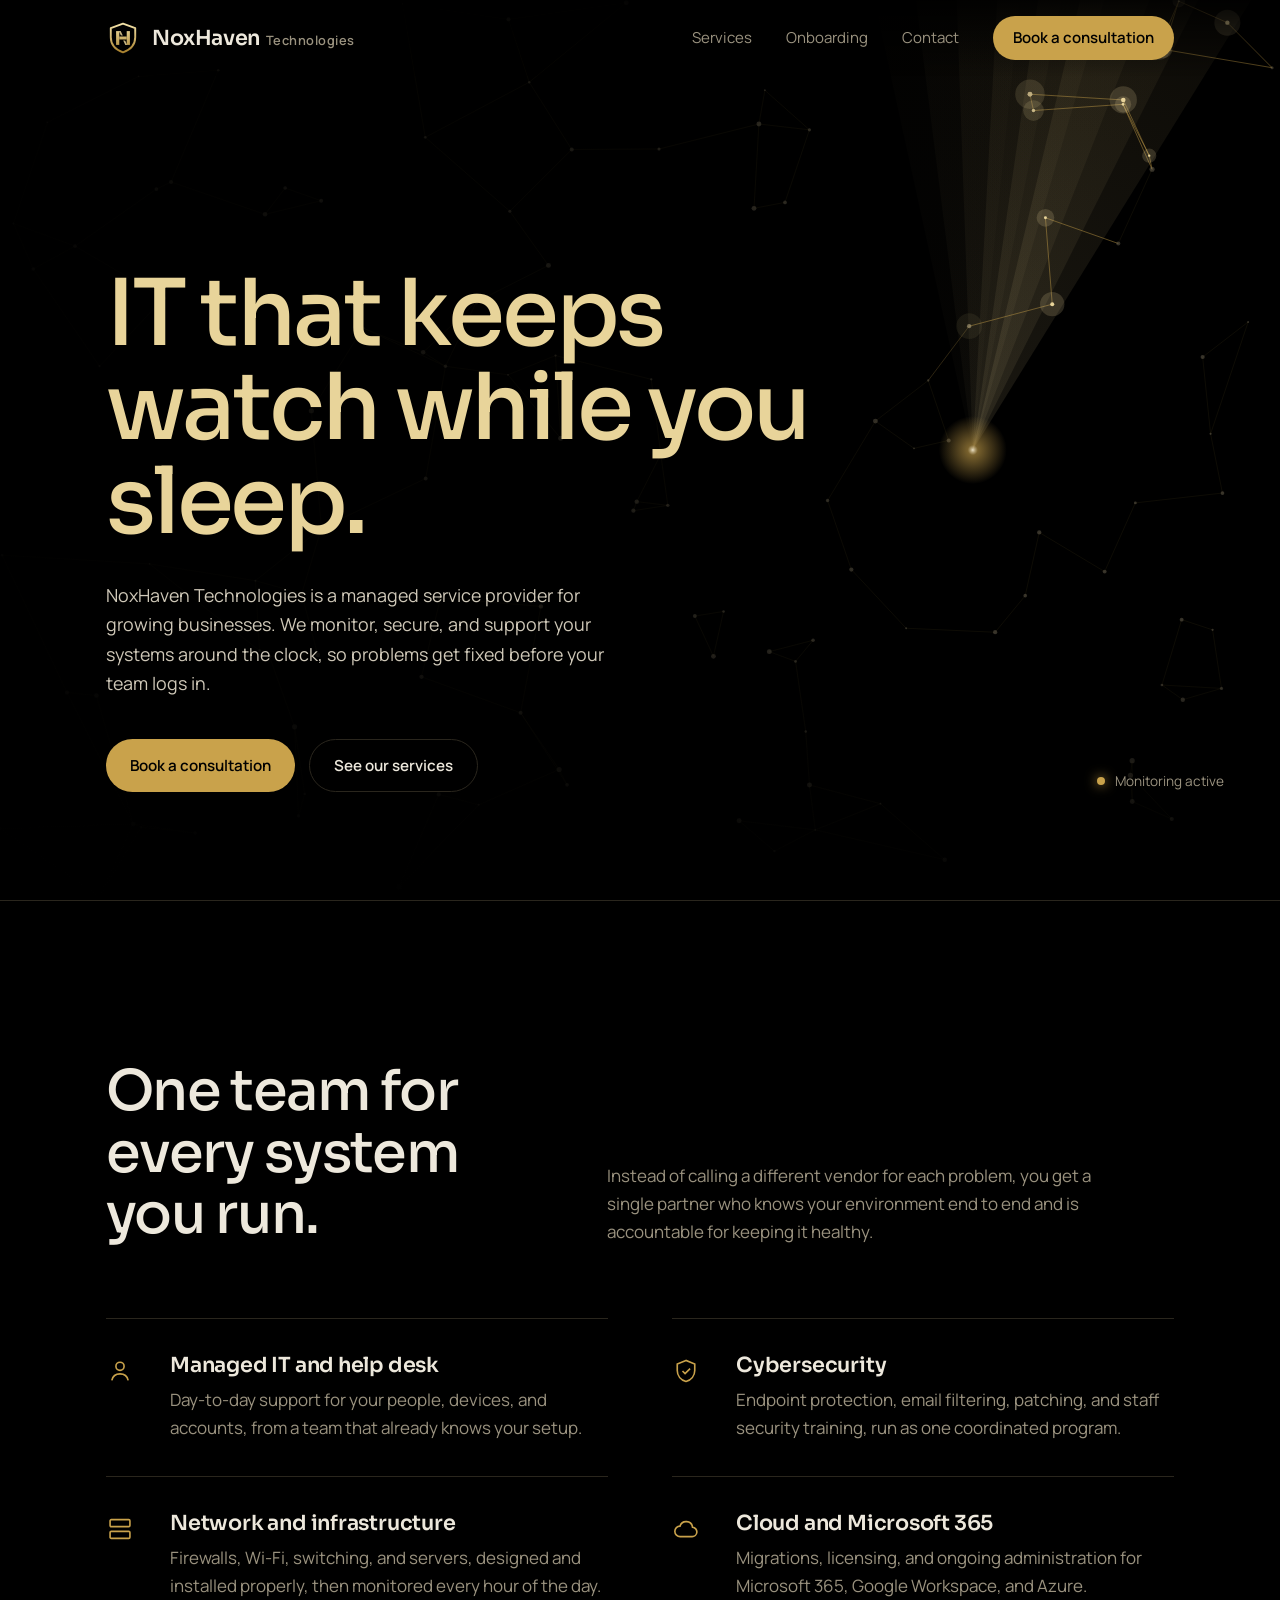
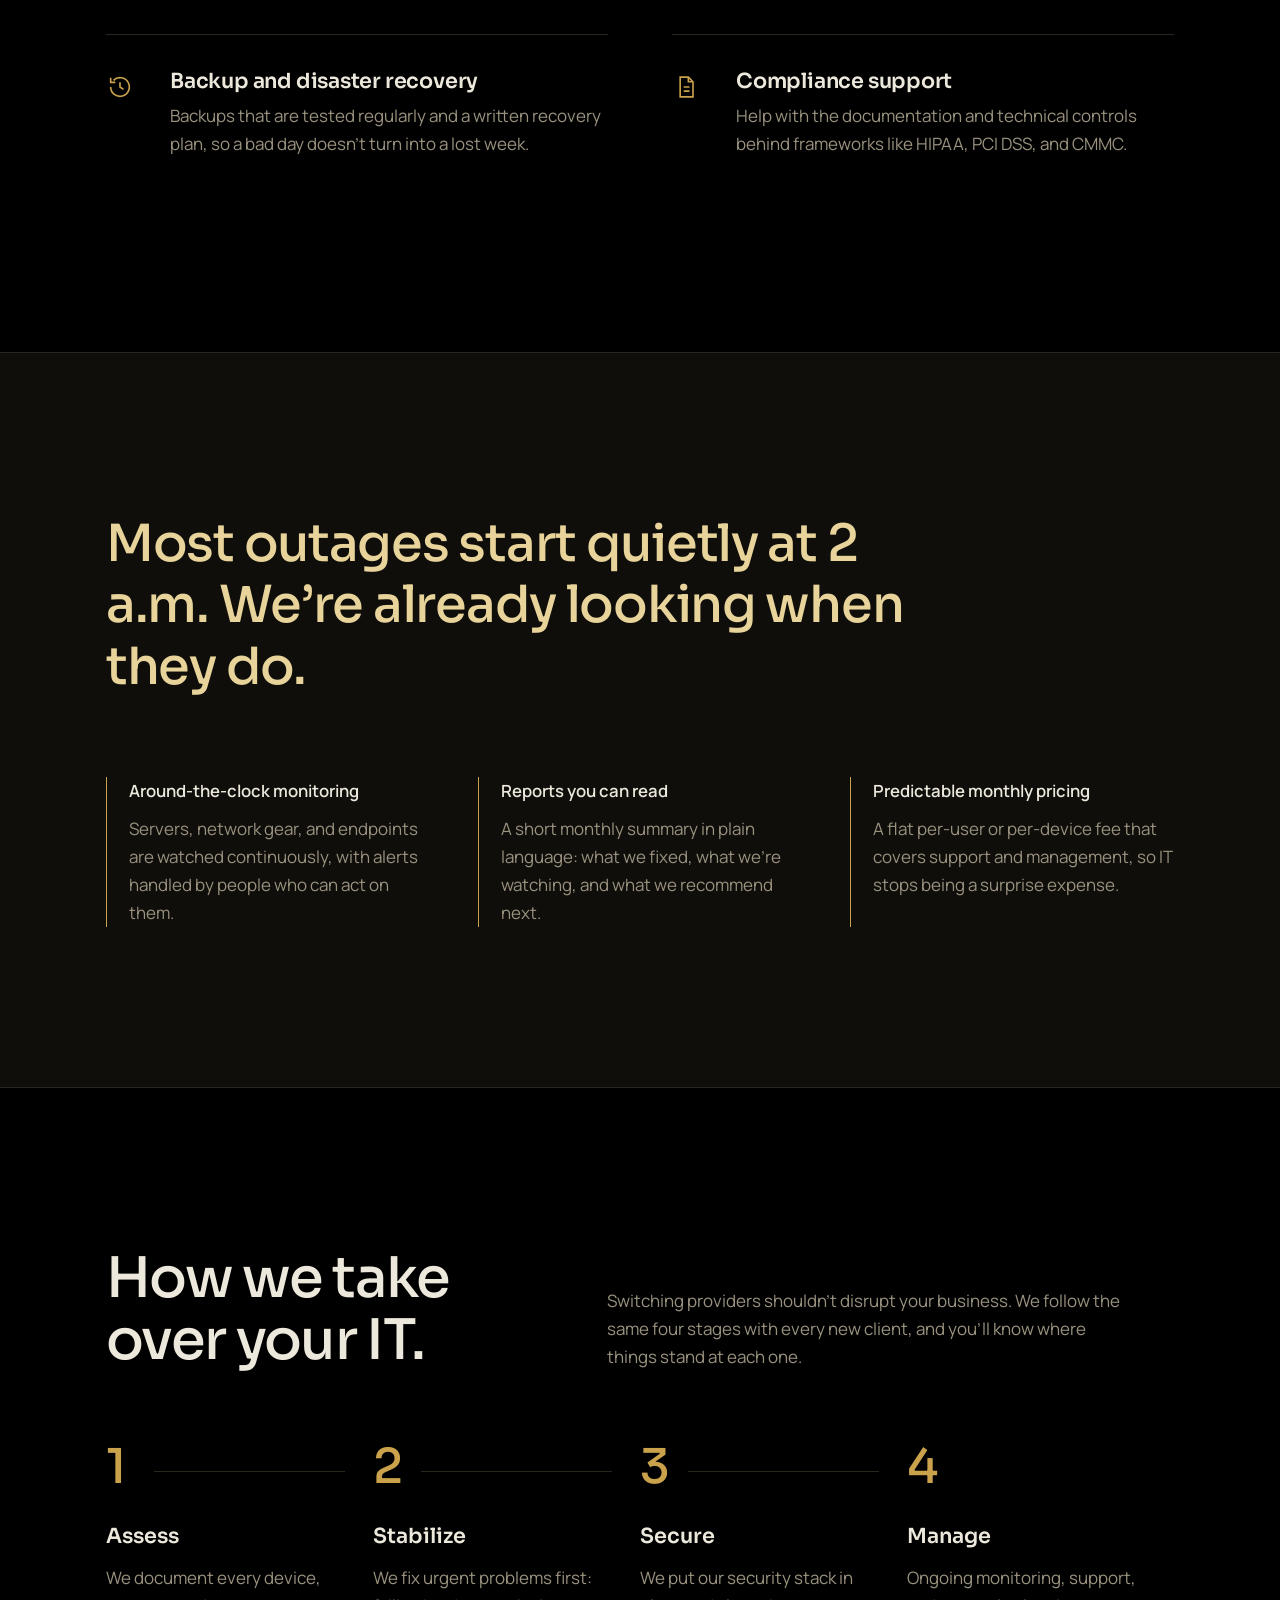
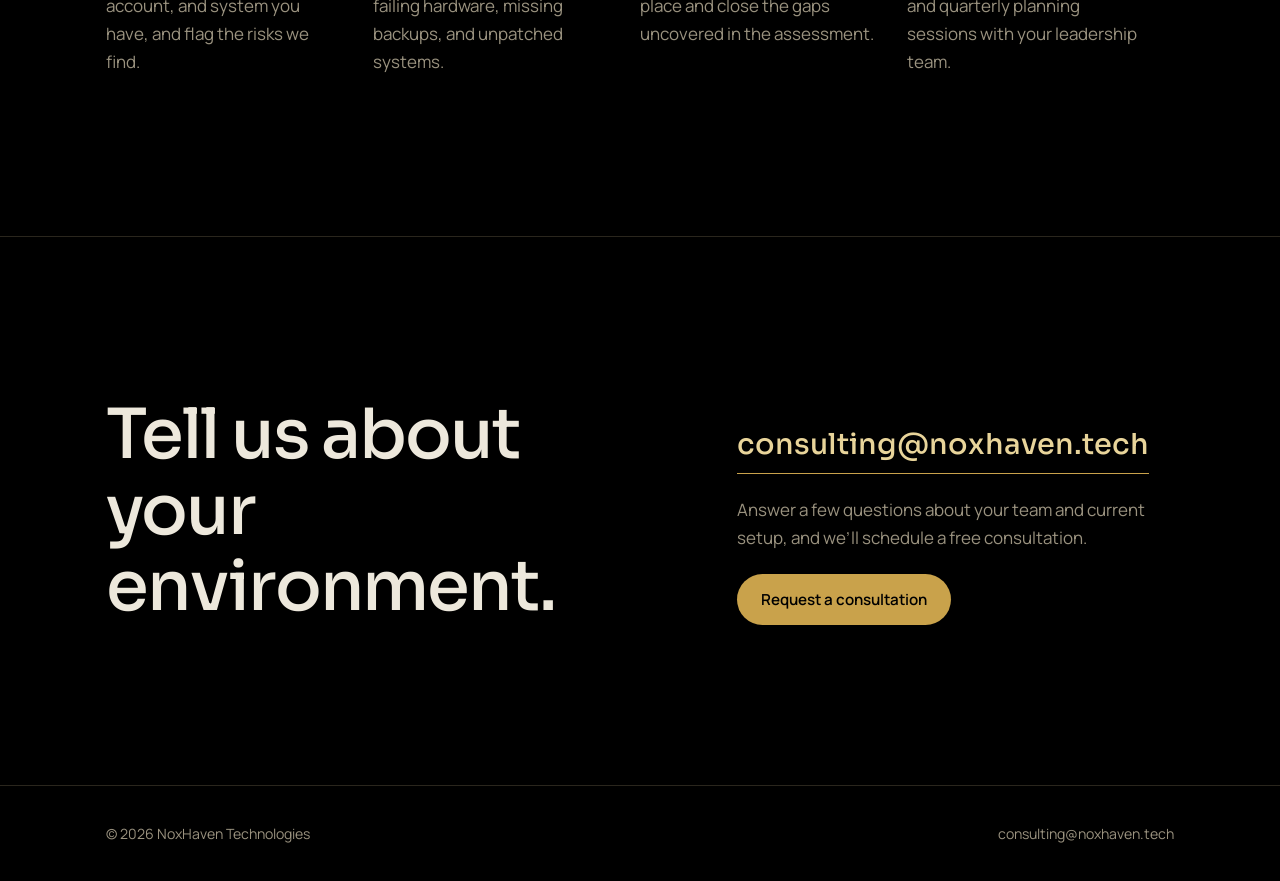
<file: index.html>
<!DOCTYPE html>
<html lang="en">
<head>
<meta charset="utf-8">
<meta name="viewport" content="width=device-width, initial-scale=1, viewport-fit=cover">
<title>NoxHaven Technologies | Managed IT and cybersecurity</title>
<meta name="description" content="NoxHaven Technologies is a managed service provider that monitors, secures, and supports your business systems around the clock.">
<meta name="theme-color" content="#000000">
<meta property="og:title" content="NoxHaven Technologies">
<meta property="og:description" content="Managed IT and cybersecurity that keeps watch while you sleep.">
<meta property="og:url" content="https://noxhaven.tech/">
<link rel="icon" href="favicon.svg" type="image/svg+xml">
<link rel="preconnect" href="https://fonts.googleapis.com">
<link rel="preconnect" href="https://fonts.gstatic.com" crossorigin>
<link href="https://fonts.googleapis.com/css2?family=Sora:wght@400;500;600&family=Manrope:wght@400;500;600&display=swap" rel="stylesheet">
<link rel="stylesheet" href="styles.css">
</head>
<body>

<header class="site-header" id="top">
  <div class="wrap nav">
    <a class="brand" href="index.html" aria-label="NoxHaven Technologies home">
      <svg viewBox="0 0 32 32" aria-hidden="true">
        <defs>
          <linearGradient id="nh-gold" gradientUnits="userSpaceOnUse" x1="0" y1="3" x2="0" y2="29"><stop offset="0" stop-color="#f3e2a8"/><stop offset="1" stop-color="#a9822f"/></linearGradient>
          <mask id="nh-cut" maskUnits="userSpaceOnUse" x="0" y="0" width="32" height="32"><rect width="32" height="32" fill="#fff"/><rect x="0" y="13.6" width="32" height="4.8" fill="#000"/></mask>
        </defs>
        <path d="M16 2.5 27.5 6.8V15.2C27.5 22.2 22.6 27.1 16 29.5 9.4 27.1 4.5 22.2 4.5 15.2V6.8Z" fill="none" stroke="url(#nh-gold)" stroke-width="1.8" stroke-linejoin="round"/>
        <polygon points="12,9.5 13.8,9.5 20,22.5 18.2,22.5" fill="#e8d49a" opacity="0.85" mask="url(#nh-cut)"/>
        <rect x="9.5" y="9.5" width="3" height="13" fill="url(#nh-gold)"/>
        <rect x="19.5" y="9.5" width="3" height="13" fill="url(#nh-gold)"/>
        <rect x="12.5" y="14.6" width="7" height="2.8" fill="url(#nh-gold)"/>
      </svg>
      <span class="brand-name">NoxHaven<span>Technologies</span></span>
    </a>
    <nav class="nav-links" aria-label="Main">
      <a href="#services">Services</a>
      <a href="#onboarding">Onboarding</a>
      <a href="#contact">Contact</a>
      <a class="btn btn-gold" href="consult.html">Book a consultation</a>
    </nav>
  </div>
</header>

<main>
  <section class="hero" aria-labelledby="hero-title">
    <canvas id="watch" aria-hidden="true"></canvas>
    <div class="wrap hero-content">
      <h1 id="hero-title">IT that keeps watch while you sleep.</h1>
      <p>NoxHaven Technologies is a managed service provider for growing businesses. We monitor, secure, and support your systems around the clock, so problems get fixed before your team logs in.</p>
      <div class="hero-actions">
        <a class="btn btn-gold" href="consult.html">Book a consultation</a>
        <a class="btn btn-ghost" href="#services">See our services</a>
      </div>
    </div>
    <div class="status" aria-hidden="true"><i></i> Monitoring active</div>
  </section>

  <section class="block" id="services" aria-labelledby="services-title">
    <div class="wrap">
      <div class="section-head">
        <h2 id="services-title">One team for every system you run.</h2>
        <p>Instead of calling a different vendor for each problem, you get a single partner who knows your environment end to end and is accountable for keeping it healthy.</p>
      </div>
      <div class="services">
        <article class="service">
          <svg viewBox="0 0 24 24" aria-hidden="true"><circle cx="12" cy="8" r="3.5"/><path d="M5 20c.8-3.6 3.6-5.5 7-5.5s6.2 1.9 7 5.5"/></svg>
          <div><h3>Managed IT and help desk</h3><p>Day-to-day support for your people, devices, and accounts, from a team that already knows your setup.</p></div>
        </article>
        <article class="service">
          <svg viewBox="0 0 24 24" aria-hidden="true"><path d="M12 3 4.5 6v5.5c0 4.6 3.1 8.2 7.5 9.5 4.4-1.3 7.5-4.9 7.5-9.5V6L12 3Z"/><path d="m9 12 2.2 2.2L15.5 10"/></svg>
          <div><h3>Cybersecurity</h3><p>Endpoint protection, email filtering, patching, and staff security training, run as one coordinated program.</p></div>
        </article>
        <article class="service">
          <svg viewBox="0 0 24 24" aria-hidden="true"><rect x="3.5" y="4" width="17" height="6" rx="1"/><rect x="3.5" y="14" width="17" height="6" rx="1"/><path d="M7 7h.01M7 17h.01"/></svg>
          <div><h3>Network and infrastructure</h3><p>Firewalls, Wi-Fi, switching, and servers, designed and installed properly, then monitored every hour of the day.</p></div>
        </article>
        <article class="service">
          <svg viewBox="0 0 24 24" aria-hidden="true"><path d="M7 18.5h10a4 4 0 0 0 .6-8 5.5 5.5 0 0 0-10.7-1A4.5 4.5 0 0 0 7 18.5Z"/></svg>
          <div><h3>Cloud and Microsoft 365</h3><p>Migrations, licensing, and ongoing administration for Microsoft 365, Google Workspace, and Azure.</p></div>
        </article>
        <article class="service">
          <svg viewBox="0 0 24 24" aria-hidden="true"><path d="M4 12a8 8 0 1 0 2.4-5.7"/><path d="M4 4v4h4"/><path d="M12 8v4l3 2"/></svg>
          <div><h3>Backup and disaster recovery</h3><p>Backups that are tested regularly and a written recovery plan, so a bad day doesn’t turn into a lost week.</p></div>
        </article>
        <article class="service">
          <svg viewBox="0 0 24 24" aria-hidden="true"><path d="M7 3.5h7l4 4v13H7z"/><path d="M14 3.5v4h4M10 12h5M10 15.5h5"/></svg>
          <div><h3>Compliance support</h3><p>Help with the documentation and technical controls behind frameworks like HIPAA, PCI DSS, and CMMC.</p></div>
        </article>
      </div>
    </div>
  </section>

  <section class="block watch-statement" aria-labelledby="watch-title">
    <div class="wrap">
      <h2 id="watch-title" class="visually-hidden" style="position:absolute;width:1px;height:1px;overflow:hidden;clip:rect(0 0 0 0)">Why NoxHaven</h2>
      <blockquote>Most outages start quietly at 2 a.m. We’re already looking when they do.</blockquote>
      <div class="commitments">
        <div><h3>Around-the-clock monitoring</h3><p>Servers, network gear, and endpoints are watched continuously, with alerts handled by people who can act on them.</p></div>
        <div><h3>Reports you can read</h3><p>A short monthly summary in plain language: what we fixed, what we’re watching, and what we recommend next.</p></div>
        <div><h3>Predictable monthly pricing</h3><p>A flat per-user or per-device fee that covers support and management, so IT stops being a surprise expense.</p></div>
      </div>
    </div>
  </section>

  <section class="block" id="onboarding" aria-labelledby="onboarding-title">
    <div class="wrap">
      <div class="section-head">
        <h2 id="onboarding-title">How we take over your IT.</h2>
        <p>Switching providers shouldn’t disrupt your business. We follow the same four stages with every new client, and you’ll know where things stand at each one.</p>
      </div>
      <ol class="steps">
        <li><h3>Assess</h3><p>We document every device, account, and system you have, and flag the risks we find.</p></li>
        <li><h3>Stabilize</h3><p>We fix urgent problems first: failing hardware, missing backups, and unpatched systems.</p></li>
        <li><h3>Secure</h3><p>We put our security stack in place and close the gaps uncovered in the assessment.</p></li>
        <li><h3>Manage</h3><p>Ongoing monitoring, support, and quarterly planning sessions with your leadership team.</p></li>
      </ol>
    </div>
  </section>

  <section class="block contact" id="contact" aria-labelledby="contact-title">
    <div class="wrap contact-inner">
      <h2 id="contact-title">Tell us about your environment.</h2>
      <div class="contact-details">
        <a class="mail" href="mailto:consulting@noxhaven.tech">consulting@noxhaven.tech</a>
        <p>Answer a few questions about your team and current setup, and we’ll schedule a free consultation.</p>
        <a class="btn btn-gold" href="consult.html" style="justify-self:start">Request a consultation</a>
      </div>
    </div>
  </section>
</main>

<footer>
  <div class="wrap">
    <span>© <span id="year">2026</span> NoxHaven Technologies</span>
    <a href="mailto:consulting@noxhaven.tech">consulting@noxhaven.tech</a>
  </div>
</footer>

<script>
(() => {
  document.getElementById('year').textContent = new Date().getFullYear();

  const header = document.querySelector('.site-header');
  const onScroll = () => header.classList.toggle('scrolled', window.scrollY > 40);
  onScroll();
  window.addEventListener('scroll', onScroll, { passive: true });

  // Hero: a field of network nodes, lit in turn by a sweeping gold beam.
  const canvas = document.getElementById('watch');
  const ctx = canvas.getContext('2d');
  const reduce = window.matchMedia('(prefers-reduced-motion: reduce)').matches;
  let w, h, dpr, nodes = [], edges = [], origin, radius, beam = -Math.PI / 2, last = 0;
  const BEAM_WIDTH = 0.32;

  let seed = 7;
  const rand = () => (seed = (seed * 16807) % 2147483647) / 2147483647;

  function build() {
    dpr = Math.min(window.devicePixelRatio || 1, 2);
    w = canvas.clientWidth; h = canvas.clientHeight;
    canvas.width = w * dpr; canvas.height = h * dpr;
    ctx.setTransform(dpr, 0, 0, dpr, 0, 0);
    const mobile = w < 900;
    origin = mobile ? { x: w * 0.72, y: h * 0.3 } : { x: w * 0.76, y: h * 0.5 };
    radius = Math.hypot(w, h);
    seed = 7;
    const count = Math.min(150, Math.round((w * h) / 9500));
    nodes = Array.from({ length: count }, () => {
      const x = rand() * w, y = rand() * h;
      return { x, y, r: 0.8 + rand() * 1.8, glow: 0, angle: Math.atan2(y - origin.y, x - origin.x) };
    });
    edges = [];
    nodes.forEach((n, i) => {
      const near = nodes
        .map((m, j) => ({ j, d: (m.x - n.x) ** 2 + (m.y - n.y) ** 2 }))
        .filter(o => o.j !== i)
        .sort((a, b) => a.d - b.d)
        .slice(0, 2);
      near.forEach(o => { if (o.j > i || !edges.some(e => e[0] === o.j && e[1] === i)) edges.push([i, o.j]); });
    });
  }

  const diff = (a, b) => Math.atan2(Math.sin(a - b), Math.cos(a - b));

  function draw(dt) {
    ctx.clearRect(0, 0, w, h);

    // Beam with a fading trail
    for (let k = 0; k < 6; k++) {
      const a = beam - k * 0.09;
      const g = ctx.createRadialGradient(origin.x, origin.y, 0, origin.x, origin.y, radius * 0.7);
      const alpha = 0.11 * (1 - k / 6);
      g.addColorStop(0, `rgba(232, 212, 154, ${alpha})`);
      g.addColorStop(1, 'rgba(201, 162, 75, 0)');
      ctx.fillStyle = g;
      ctx.beginPath();
      ctx.moveTo(origin.x, origin.y);
      ctx.arc(origin.x, origin.y, radius, a - BEAM_WIDTH / 2, a + BEAM_WIDTH / 2);
      ctx.closePath();
      ctx.fill();
    }

    // Light nodes the beam touches, then let them fade
    const decay = Math.pow(0.35, dt / 1000);
    nodes.forEach(n => {
      if (Math.abs(diff(n.angle, beam)) < BEAM_WIDTH / 2) n.glow = 1;
      else n.glow *= decay;
    });

    ctx.lineWidth = 1;
    edges.forEach(([i, j]) => {
      const a = nodes[i], b = nodes[j];
      const gl = Math.max(a.glow, b.glow);
      ctx.strokeStyle = `rgba(201, 162, 75, ${0.07 + gl * 0.38})`;
      ctx.beginPath(); ctx.moveTo(a.x, a.y); ctx.lineTo(b.x, b.y); ctx.stroke();
    });

    nodes.forEach(n => {
      if (n.glow > 0.05) {
        ctx.fillStyle = `rgba(232, 212, 154, ${n.glow * 0.18})`;
        ctx.beginPath(); ctx.arc(n.x, n.y, n.r * 6, 0, Math.PI * 2); ctx.fill();
      }
      ctx.fillStyle = `rgba(${Math.round(120 + 112 * n.glow)}, ${Math.round(110 + 102 * n.glow)}, ${Math.round(90 + 64 * n.glow)}, ${0.45 + n.glow * 0.55})`;
      ctx.beginPath(); ctx.arc(n.x, n.y, n.r, 0, Math.PI * 2); ctx.fill();
    });

    // The haven: the watch point at the beam's origin
    const core = ctx.createRadialGradient(origin.x, origin.y, 0, origin.x, origin.y, 34);
    core.addColorStop(0, 'rgba(246, 236, 208, 0.95)');
    core.addColorStop(0.15, 'rgba(201, 162, 75, 0.6)');
    core.addColorStop(1, 'rgba(201, 162, 75, 0)');
    ctx.fillStyle = core;
    ctx.beginPath(); ctx.arc(origin.x, origin.y, 34, 0, Math.PI * 2); ctx.fill();
  }

  function frame(t) {
    const dt = last ? Math.min(t - last, 50) : 16;
    last = t;
    beam += dt * 0.00032; // about 20 seconds per sweep
    draw(dt);
    raf = requestAnimationFrame(frame);
  }

  function staticRender() {
    nodes.forEach(n => { const d = Math.abs(diff(n.angle, beam)); n.glow = d < 1.2 ? 1 - d / 1.2 : 0; });
    draw(0);
  }

  let raf;
  build();
  if (reduce) staticRender(); else raf = requestAnimationFrame(frame);

  // Pause when the hero is off screen
  if (!reduce && 'IntersectionObserver' in window) {
    new IntersectionObserver(([e]) => {
      if (e.isIntersecting && !raf) { last = 0; raf = requestAnimationFrame(frame); }
      else if (!e.isIntersecting && raf) { cancelAnimationFrame(raf); raf = null; }
    }).observe(canvas);
  }

  let resizeTimer;
  window.addEventListener('resize', () => {
    clearTimeout(resizeTimer);
    resizeTimer = setTimeout(() => { build(); if (reduce) staticRender(); }, 150);
  });
})();
</script>
</body>
</html>
</file>
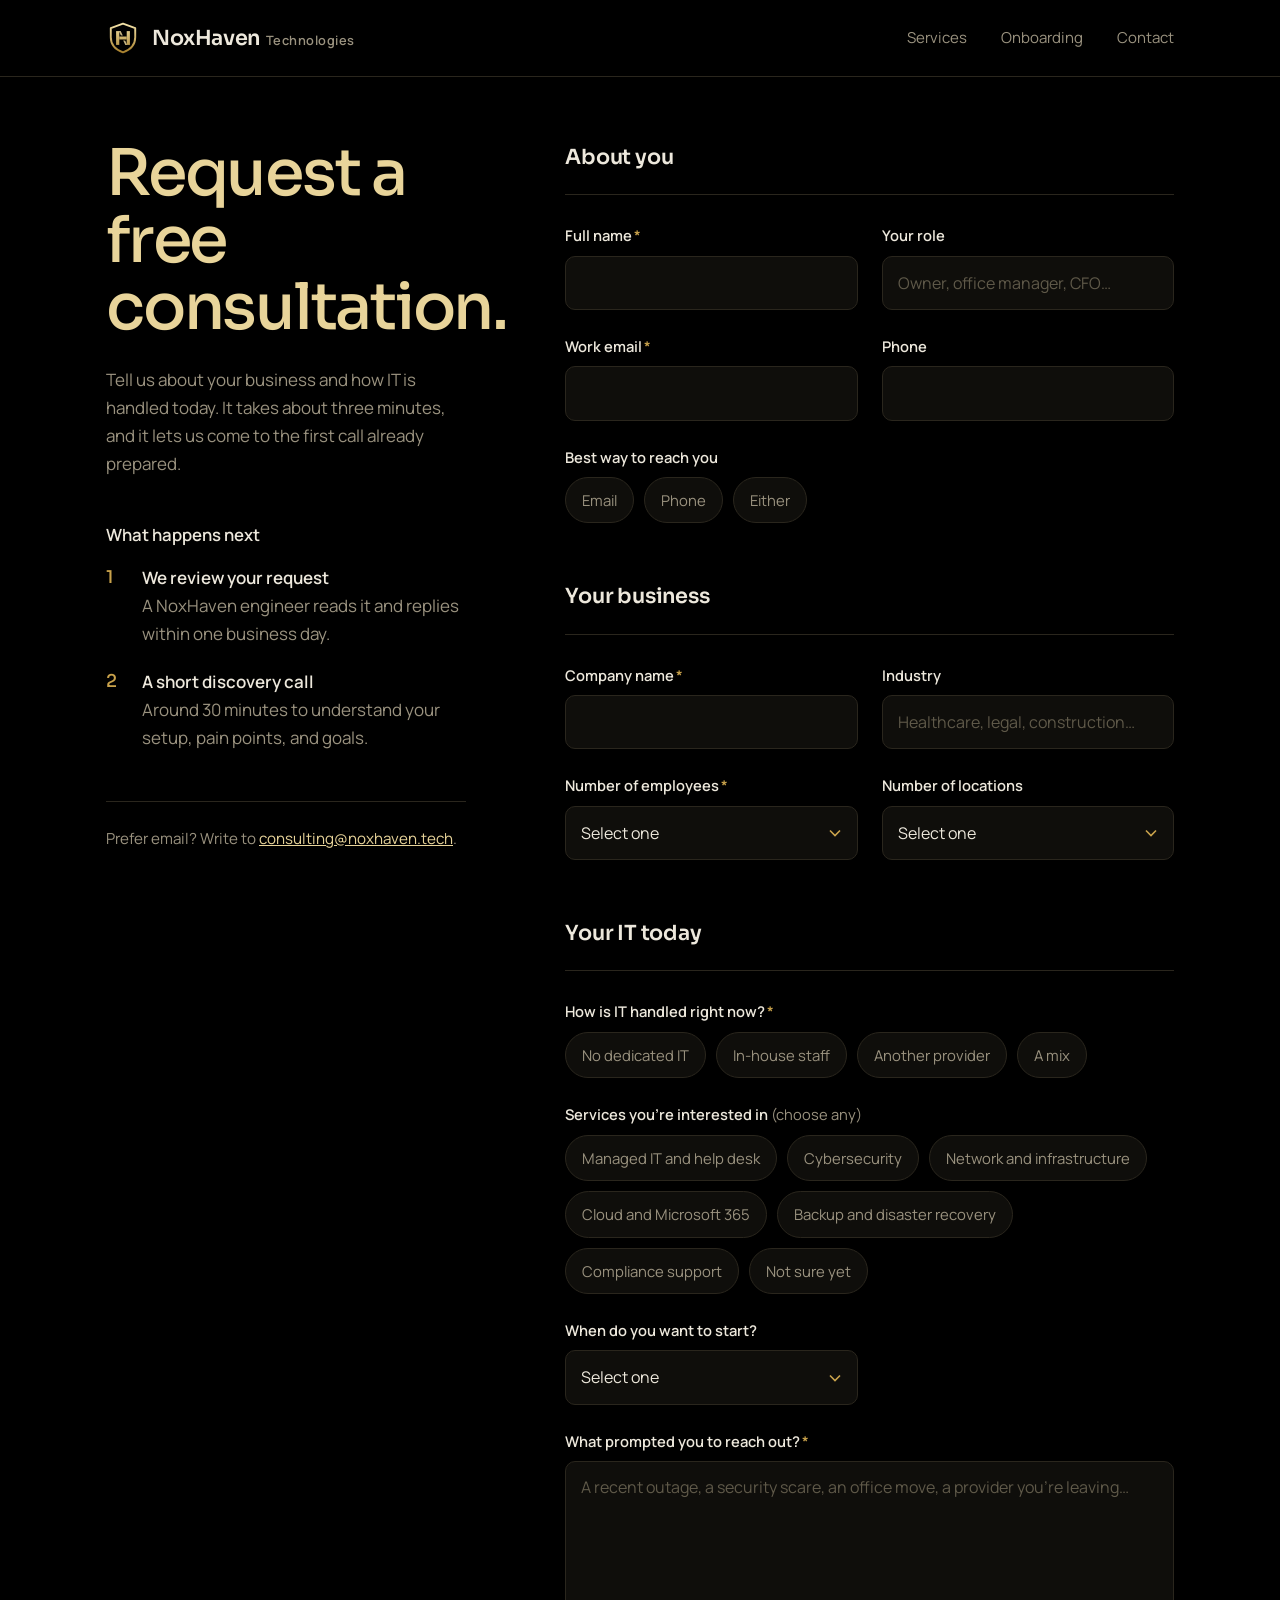
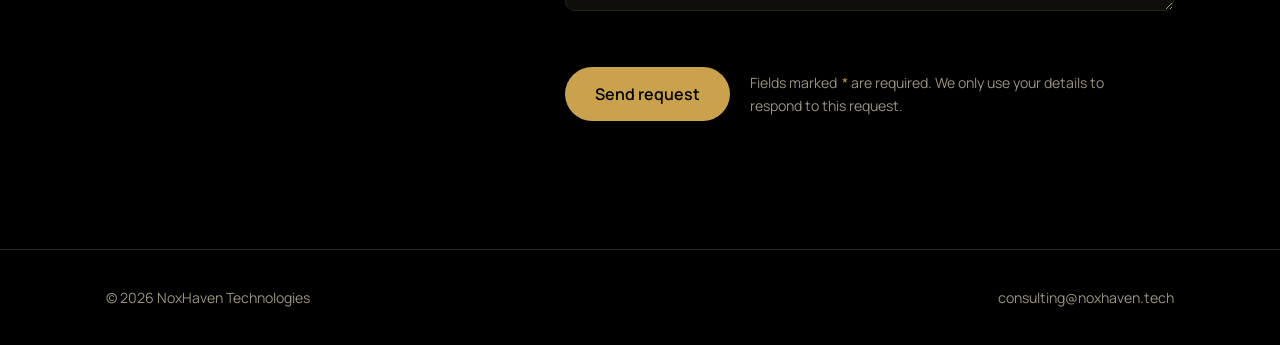
<file: consult.html>
<!DOCTYPE html>
<html lang="en">
<head>
<meta charset="utf-8">
<meta name="viewport" content="width=device-width, initial-scale=1, viewport-fit=cover">
<title>Request a consultation | NoxHaven Technologies</title>
<meta name="description" content="Request a free IT consultation from NoxHaven Technologies.">
<meta name="theme-color" content="#000000">
<link rel="icon" href="favicon.svg" type="image/svg+xml">
<link rel="preconnect" href="https://fonts.googleapis.com">
<link rel="preconnect" href="https://fonts.gstatic.com" crossorigin>
<link href="https://fonts.googleapis.com/css2?family=Sora:wght@400;500;600&family=Manrope:wght@400;500;600&display=swap" rel="stylesheet">
<link rel="stylesheet" href="styles.css">
<style>
  [hidden] { display: none !important; }
  .consult { padding: calc(140px + env(safe-area-inset-top, 0px)) 0 clamp(80px, 10vw, 140px); }
  .consult-grid { display: grid; grid-template-columns: minmax(0, .85fr) minmax(0, 1.4fr); gap: clamp(40px, 7vw, 110px); align-items: start; }

  .intro { position: sticky; top: 120px; }
  .intro h1 {
    font-family: var(--serif); font-weight: 500; letter-spacing: -.035em;
    font-size: clamp(2.4rem, 5vw, 4rem); line-height: 1.05; margin: 0 0 24px; color: var(--gold-pale);
  }
  .intro > p { color: var(--muted); margin: 0 0 48px; max-width: 40ch; }
  .next h2 { font-size: 1.05rem; font-weight: 600; letter-spacing: 0; margin: 0 0 20px; font-family: var(--sans); color: var(--text); }
  .next ol { list-style: none; margin: 0; padding: 0; counter-reset: n; display: grid; gap: 20px; }
  .next li { counter-increment: n; display: grid; grid-template-columns: 36px 1fr; color: var(--muted); }
  .next li::before { content: counter(n); font-family: var(--serif); font-weight: 500; color: var(--gold); font-size: 1.1rem; line-height: 1.5; }
  .next strong { color: var(--text); font-weight: 600; display: block; }
  .intro .alt { margin-top: 48px; padding-top: 24px; border-top: 1px solid var(--line); color: var(--muted); font-size: .95rem; }
  .intro .alt a { color: var(--gold-pale); }

  form { display: grid; gap: 56px; }
  fieldset { border: 0; margin: 0; padding: 0; min-width: 0; }
  legend {
    font-family: var(--serif); font-weight: 600; font-size: 1.3rem; letter-spacing: -.01em;
    padding: 0 0 20px; width: 100%; border-bottom: 1px solid var(--line); margin-bottom: 28px;
  }
  .fields { display: grid; grid-template-columns: 1fr 1fr; gap: 24px 24px; }
  .full { grid-column: 1 / -1; }
  .field { display: grid; gap: 8px; }
  .field > label, .group-label { font-size: .92rem; font-weight: 600; color: var(--text); }
  .req { color: var(--gold); margin-left: 2px; }
  .hint { font-weight: 400; color: var(--muted); }

  input[type="text"], input[type="email"], input[type="tel"], select, textarea {
    width: 100%; font: inherit; font-size: 1rem; color: var(--text);
    background: var(--coal); border: 1px solid var(--line); border-radius: 10px;
    padding: 13px 15px; transition: border-color .2s, box-shadow .2s;
  }
  textarea { min-height: 150px; resize: vertical; line-height: 1.55; }
  select {
    appearance: none; -webkit-appearance: none; cursor: pointer; padding-right: 42px;
    background-image: url("data:image/svg+xml,%3Csvg xmlns='http://www.w3.org/2000/svg' width='12' height='8' fill='none' stroke='%23c9a24b' stroke-width='1.6'%3E%3Cpath d='m1 1.5 5 5 5-5'/%3E%3C/svg%3E");
    background-repeat: no-repeat; background-position: right 16px center;
  }
  input::placeholder, textarea::placeholder { color: #5f5949; }
  input:focus, select:focus, textarea:focus { outline: none; border-color: var(--gold); box-shadow: 0 0 0 3px rgba(201,162,75,.18); }
  .touched input:invalid, .touched select:invalid, .touched textarea:invalid { border-color: #c2604f; }

  .chips { display: flex; flex-wrap: wrap; gap: 10px; }
  .chip { position: relative; }
  .chip input { position: absolute; opacity: 0; inset: 0; margin: 0; cursor: pointer; }
  .chip span {
    display: inline-block; padding: 10px 16px; border: 1px solid var(--line); border-radius: 999px;
    font-size: .93rem; color: var(--muted); background: var(--coal); transition: border-color .2s, color .2s, background .2s;
    user-select: none;
  }
  .chip input:hover + span { border-color: #4a4232; color: var(--text); }
  .chip input:checked + span { border-color: var(--gold); color: var(--black); background: var(--gold); font-weight: 600; }
  .chip input:focus-visible + span { outline: 2px solid var(--gold); outline-offset: 3px; }

  .honeypot { position: absolute; left: -9999px; width: 1px; height: 1px; overflow: hidden; }

  .submit-row { display: flex; flex-wrap: wrap; align-items: center; gap: 20px; }
  .submit-row .btn { border: 0; cursor: pointer; padding: 16px 30px; font-size: 1rem; }
  .submit-row .btn[disabled] { opacity: .6; cursor: progress; }
  .submit-row p { margin: 0; color: var(--muted); font-size: .88rem; max-width: 40ch; }

  .notice { border-radius: 12px; padding: 18px 20px; font-size: .98rem; }
  .notice[hidden] { display: none; }
  .notice.error { border: 1px solid #c2604f; background: rgba(194,96,79,.08); color: #f0c9bf; }
  .notice.error a { color: inherit; }

  .sent {
    width: min(560px, calc(100vw - 40px)); max-height: calc(100dvh - 40px);
    margin: auto; padding: clamp(32px, 5vw, 52px);
    border: 1px solid var(--gold); border-radius: 18px;
    background: var(--coal); color: var(--text);
    box-shadow: 0 30px 80px rgba(0,0,0,.6), 0 0 0 1px rgba(201,162,75,.15);
  }
  .sent::backdrop { background: rgba(0,0,0,.72); backdrop-filter: blur(6px); -webkit-backdrop-filter: blur(6px); }
  .sent[open] { animation: pop .28s cubic-bezier(.2,.8,.2,1); }
  @keyframes pop { from { opacity: 0; transform: translateY(12px) scale(.97); } }
  .sent-mark { width: 52px; height: 52px; border-radius: 50%; border: 1px solid var(--gold); display: grid; place-items: center; margin-bottom: 24px; }
  .sent-mark svg { width: 24px; height: 24px; stroke: var(--gold); fill: none; stroke-width: 2; }
  .sent h2 { font-size: clamp(1.8rem, 3.4vw, 2.4rem); color: var(--gold-pale); margin-bottom: 14px; }
  .sent p { color: var(--muted); margin: 0 0 30px; max-width: 46ch; }
  .sent-actions { display: flex; flex-wrap: wrap; gap: 12px; }
  .sent-actions button { font: inherit; font-weight: 600; cursor: pointer; border: 0; }
  @media (prefers-reduced-motion: reduce) { .sent[open] { animation: none; } }

  @media (max-width: 900px) {
    .consult-grid { grid-template-columns: 1fr; }
    .intro { position: static; }
  }
  @media (max-width: 560px) {
    .fields { grid-template-columns: 1fr; }
  }
</style>
</head>
<body>

<header class="site-header scrolled">
  <div class="wrap nav">
    <a class="brand" href="index.html" aria-label="NoxHaven Technologies home">
      <svg viewBox="0 0 32 32" aria-hidden="true">
        <defs>
          <linearGradient id="nh-gold" gradientUnits="userSpaceOnUse" x1="0" y1="3" x2="0" y2="29"><stop offset="0" stop-color="#f3e2a8"/><stop offset="1" stop-color="#a9822f"/></linearGradient>
          <mask id="nh-cut" maskUnits="userSpaceOnUse" x="0" y="0" width="32" height="32"><rect width="32" height="32" fill="#fff"/><rect x="0" y="13.6" width="32" height="4.8" fill="#000"/></mask>
        </defs>
        <path d="M16 2.5 27.5 6.8V15.2C27.5 22.2 22.6 27.1 16 29.5 9.4 27.1 4.5 22.2 4.5 15.2V6.8Z" fill="none" stroke="url(#nh-gold)" stroke-width="1.8" stroke-linejoin="round"/>
        <polygon points="12,9.5 13.8,9.5 20,22.5 18.2,22.5" fill="#e8d49a" opacity="0.85" mask="url(#nh-cut)"/>
        <rect x="9.5" y="9.5" width="3" height="13" fill="url(#nh-gold)"/>
        <rect x="19.5" y="9.5" width="3" height="13" fill="url(#nh-gold)"/>
        <rect x="12.5" y="14.6" width="7" height="2.8" fill="url(#nh-gold)"/>
      </svg>
      <span class="brand-name">NoxHaven<span>Technologies</span></span>
    </a>
    <nav class="nav-links" aria-label="Main">
      <a href="index.html#services">Services</a>
      <a href="index.html#onboarding">Onboarding</a>
      <a href="index.html#contact">Contact</a>
    </nav>
  </div>
</header>

<main class="consult">
  <div class="wrap consult-grid">
    <aside class="intro">
      <h1>Request a free consultation.</h1>
      <p>Tell us about your business and how IT is handled today. It takes about three minutes, and it lets us come to the first call already prepared.</p>
      <div class="next">
        <h2>What happens next</h2>
        <ol>
          <li><div><strong>We review your request</strong>A NoxHaven engineer reads it and replies within one business day.</div></li>
          <li><div><strong>A short discovery call</strong>Around 30 minutes to understand your setup, pain points, and goals.</div></li>
        </ol>
      </div>
      <p class="alt">Prefer email? Write to <a href="mailto:consulting@noxhaven.tech">consulting@noxhaven.tech</a>.</p>
    </aside>

    <div>
      <form id="consult-form" action="https://api.web3forms.com/submit" method="POST" novalidate>
        <!-- Replace with your Web3Forms access key. It is safe to keep this public. -->
        <input type="hidden" name="access_key" value="a846934e-030f-4295-bbb3-2ae22e8b74b9">
        <input type="hidden" name="from_name" value="NoxHaven website">
        <input type="hidden" name="subject" value="New consultation request">
        <div class="honeypot" aria-hidden="true"><label>Leave this empty <input type="checkbox" name="botcheck" tabindex="-1" autocomplete="off"></label></div>

        <fieldset>
          <legend>About you</legend>
          <div class="fields">
            <div class="field"><label for="name">Full name<span class="req" aria-hidden="true">*</span></label><input id="name" name="name" type="text" autocomplete="name" required></div>
            <div class="field"><label for="role">Your role</label><input id="role" name="Role" type="text" autocomplete="organization-title" placeholder="Owner, office manager, CFO…"></div>
            <div class="field"><label for="email">Work email<span class="req" aria-hidden="true">*</span></label><input id="email" name="email" type="email" autocomplete="email" required></div>
            <div class="field"><label for="phone">Phone</label><input id="phone" name="Phone" type="tel" autocomplete="tel"></div>
            <div class="field full">
              <span class="group-label" id="contact-pref">Best way to reach you</span>
              <div class="chips" role="radiogroup" aria-labelledby="contact-pref">
                <label class="chip"><input type="radio" name="Preferred contact" value="Email"><span>Email</span></label>
                <label class="chip"><input type="radio" name="Preferred contact" value="Phone"><span>Phone</span></label>
                <label class="chip"><input type="radio" name="Preferred contact" value="Either"><span>Either</span></label>
              </div>
            </div>
          </div>
        </fieldset>

        <fieldset>
          <legend>Your business</legend>
          <div class="fields">
            <div class="field"><label for="company">Company name<span class="req" aria-hidden="true">*</span></label><input id="company" name="Company" type="text" autocomplete="organization" required></div>
            <div class="field"><label for="industry">Industry</label><input id="industry" name="Industry" type="text" placeholder="Healthcare, legal, construction…"></div>
            <div class="field">
              <label for="employees">Number of employees<span class="req" aria-hidden="true">*</span></label>
              <select id="employees" name="Employees" required>
                <option value="">Select one</option>
                <option>1–10</option><option>11–25</option><option>26–50</option><option>51–100</option><option>More than 100</option>
              </select>
            </div>
            <div class="field">
              <label for="locations">Number of locations</label>
              <select id="locations" name="Locations">
                <option value="">Select one</option>
                <option>1</option><option>2–3</option><option>4 or more</option><option>Fully remote</option>
              </select>
            </div>
          </div>
        </fieldset>

        <fieldset>
          <legend>Your IT today</legend>
          <div class="fields">
            <div class="field full">
              <span class="group-label" id="current-it">How is IT handled right now?<span class="req" aria-hidden="true">*</span></span>
              <div class="chips" role="radiogroup" aria-labelledby="current-it">
                <label class="chip"><input type="radio" name="Current IT" value="No dedicated IT" required><span>No dedicated IT</span></label>
                <label class="chip"><input type="radio" name="Current IT" value="In-house staff"><span>In-house staff</span></label>
                <label class="chip"><input type="radio" name="Current IT" value="Another provider"><span>Another provider</span></label>
                <label class="chip"><input type="radio" name="Current IT" value="A mix"><span>A mix</span></label>
              </div>
            </div>
            <div class="field full">
              <span class="group-label" id="services-label">Services you’re interested in <span class="hint">(choose any)</span></span>
              <div class="chips" role="group" aria-labelledby="services-label">
                <label class="chip"><input type="checkbox" name="services" value="Managed IT and help desk"><span>Managed IT and help desk</span></label>
                <label class="chip"><input type="checkbox" name="services" value="Cybersecurity"><span>Cybersecurity</span></label>
                <label class="chip"><input type="checkbox" name="services" value="Network and infrastructure"><span>Network and infrastructure</span></label>
                <label class="chip"><input type="checkbox" name="services" value="Cloud and Microsoft 365"><span>Cloud and Microsoft 365</span></label>
                <label class="chip"><input type="checkbox" name="services" value="Backup and disaster recovery"><span>Backup and disaster recovery</span></label>
                <label class="chip"><input type="checkbox" name="services" value="Compliance support"><span>Compliance support</span></label>
                <label class="chip"><input type="checkbox" name="services" value="Not sure yet"><span>Not sure yet</span></label>
              </div>
            </div>
            <div class="field">
              <label for="timeline">When do you want to start?</label>
              <select id="timeline" name="Timeline">
                <option value="">Select one</option>
                <option>As soon as possible</option><option>Within a month</option><option>In 1–3 months</option><option>Just exploring</option>
              </select>
            </div>
            <div class="field full">
              <label for="message">What prompted you to reach out?<span class="req" aria-hidden="true">*</span></label>
              <textarea id="message" name="message" required placeholder="A recent outage, a security scare, an office move, a provider you’re leaving…"></textarea>
            </div>
          </div>
        </fieldset>

        <div class="notice error" id="form-error" role="alert" hidden></div>

        <div class="submit-row">
          <button class="btn btn-gold" type="submit" id="submit-btn">Send request</button>
          <p>Fields marked <span class="req">*</span> are required. We only use your details to respond to this request.</p>
        </div>
      </form>

      <dialog class="sent" id="sent" aria-labelledby="sent-title" aria-describedby="sent-text">
        <div class="sent-mark" aria-hidden="true"><svg viewBox="0 0 24 24"><path d="m5 12.5 4.5 4.5L19 7.5"/></svg></div>
        <h2 id="sent-title">Request sent.</h2>
        <p id="sent-text">Thanks for reaching out. A NoxHaven engineer will reply within one business day.</p>
        <div class="sent-actions">
          <button class="btn btn-gold" type="button" id="sent-close" autofocus>Close</button>
          <a class="btn btn-ghost" href="index.html">Back to the homepage</a>
        </div>
      </dialog>
    </div>
  </div>
</main>

<footer>
  <div class="wrap">
    <span>© <span id="year">2026</span> NoxHaven Technologies</span>
    <a href="mailto:consulting@noxhaven.tech">consulting@noxhaven.tech</a>
  </div>
</footer>

<script>
(() => {
  document.getElementById('year').textContent = new Date().getFullYear();

  const form = document.getElementById('consult-form');
  const btn = document.getElementById('submit-btn');
  const errorBox = document.getElementById('form-error');
  const sent = document.getElementById('sent');

  window.addEventListener('pageshow', (e) => {
    if (e.persisted) { form.reset(); errorBox.hidden = true; if (sent.open) sent.close(); }
  });

  const closeSent = () => { if (sent.open) sent.close(); else sent.removeAttribute('open'); };
  document.getElementById('sent-close').addEventListener('click', closeSent);
  // Clicking the dimmed area outside the box also closes it
  sent.addEventListener('click', (e) => {
    const r = sent.getBoundingClientRect();
    const outside = e.clientX < r.left || e.clientX > r.right || e.clientY < r.top || e.clientY > r.bottom;
    if (outside) closeSent();
  });

  const showError = (msg) => { errorBox.innerHTML = msg; errorBox.hidden = false; };

  form.addEventListener('submit', async (e) => {
    e.preventDefault();
    errorBox.hidden = true;
    form.classList.add('touched');

    if (!form.checkValidity()) {
      const firstBad = form.querySelector(':invalid');
      showError('Some required fields are missing or incomplete. Fill in the highlighted fields, then send again.');
      if (firstBad) firstBad.focus();
      return;
    }

    // Build the email: combine the checked services into one readable line.
    const data = new FormData(form);
    const payload = {};
    for (const [key, value] of data.entries()) {
      if (key === 'services') continue;
      payload[key] = value;
    }
    const services = data.getAll('services');
    payload['Services of interest'] = services.length ? services.join(', ') : 'None selected';
    payload.subject = `New consultation request: ${payload.Company || payload.name}`;

    btn.disabled = true;
    btn.textContent = 'Sending…';

    try {
      const res = await fetch('https://api.web3forms.com/submit', {
        method: 'POST',
        headers: { 'Content-Type': 'application/json', 'Accept': 'application/json' },
        body: JSON.stringify(payload)
      });
      const result = await res.json().catch(() => ({}));
      console.info('Web3Forms response:', res.status, result);
      if (res.ok && result.success) {
        document.getElementById('sent-text').textContent =
          `Thanks, ${payload.name.split(' ')[0]}. A NoxHaven engineer will reply to ${payload.email} within one business day.`;
        // Clear everything they entered and reset the form's state
        form.reset();
        form.classList.remove('touched');
        btn.disabled = false;
        btn.textContent = 'Send request';

        // Jump to the top, then show the confirmation centered over the page
        window.scrollTo({ top: 0, left: 0, behavior: 'instant' });
        if (typeof sent.showModal === 'function') sent.showModal();
        else sent.setAttribute('open', '');
      } else {
        throw new Error(result.message || 'Request failed');
      }
    } catch (err) {
      showError('Your request didn’t send. Check your internet connection and try again, or email us directly at <a href="mailto:consulting@noxhaven.tech">consulting@noxhaven.tech</a>.');
      btn.disabled = false;
      btn.textContent = 'Send request';
    }
  });
})();
</script>
</body>
</html>
</file>
<file: styles.css>
:root {
  color-scheme: dark;
  --black: #000000;
  --coal: #0f0e0b;
  --line: #2a261d;
  --gold: #c9a24b;
  --gold-pale: #e8d49a;
  --text: #ede8dc;
  --muted: #9a927f;
  --serif: "Sora", system-ui, -apple-system, "Segoe UI", sans-serif;
  --sans: "Manrope", system-ui, -apple-system, "Segoe UI", sans-serif;
  --wrap: 1180px;
  --pad: clamp(20px, 5vw, 56px);
}
*, *::before, *::after { box-sizing: border-box; }
html { scroll-behavior: smooth; scroll-padding-top: 88px; }
body {
  margin: 0;
  background: var(--black);
  color: var(--text);
  font-family: var(--sans);
  font-size: 17px;
  line-height: 1.65;
  -webkit-font-smoothing: antialiased;
}
a { color: inherit; }
img, svg { max-width: 100%; }
:focus-visible { outline: 2px solid var(--gold); outline-offset: 3px; border-radius: 2px; }
.wrap { max-width: var(--wrap); margin: 0 auto; padding: 0 var(--pad); }

/* Header */
.site-header {
  position: fixed; inset: 0 0 auto; z-index: 20;
  padding-top: env(safe-area-inset-top, 0px);
  background: linear-gradient(to bottom, rgba(0,0,0,.85), rgba(0,0,0,0));
}
.site-header.scrolled { background: rgba(0,0,0,.82); backdrop-filter: blur(12px); -webkit-backdrop-filter: blur(12px); border-bottom: 1px solid var(--line); }
.nav { display: flex; align-items: center; justify-content: space-between; height: 76px; }
.brand { display: flex; align-items: center; gap: 12px; text-decoration: none; }
.brand svg { width: 34px; height: 34px; }
.brand-name { font-family: var(--serif); font-weight: 600; font-size: 1.3rem; letter-spacing: -.02em; }
.brand-name span { color: var(--muted); font-family: var(--sans); font-size: .8rem; margin-left: 6px; letter-spacing: .04em; }
.nav-links { display: flex; align-items: center; gap: 34px; }
.nav-links a { text-decoration: none; font-size: .94rem; color: var(--muted); transition: color .2s; }
.nav-links a:hover { color: var(--text); }

.btn {
  display: inline-flex; align-items: center; justify-content: center;
  padding: 13px 24px; border-radius: 999px;
  font-family: var(--sans); font-weight: 600; font-size: .95rem;
  text-decoration: none; transition: background .2s, color .2s, border-color .2s;
}
.btn-gold { background: var(--gold); color: var(--black); }
.btn-gold:hover { background: var(--gold-pale); }
.btn-ghost { border: 1px solid var(--line); color: var(--text); }
.btn-ghost:hover { border-color: var(--gold); }
.nav-links .btn-gold { color: var(--black); padding: 10px 20px; }
.nav-links .btn-gold:hover { color: var(--black); }

/* Hero */
.hero { position: relative; min-height: 100svh; display: flex; align-items: flex-end; overflow: hidden; }
#watch { position: absolute; inset: 0; width: 100%; height: 100%; display: block; }
.hero::after {
  content: ""; position: absolute; inset: 0; pointer-events: none;
  background:
    linear-gradient(90deg, rgba(0,0,0,.92) 0%, rgba(0,0,0,.55) 45%, rgba(0,0,0,0) 75%),
    linear-gradient(0deg, var(--black) 0%, rgba(0,0,0,0) 30%);
}
.hero-content { position: relative; z-index: 2; width: 100%; padding-bottom: clamp(64px, 12vh, 130px); padding-top: 140px; }
.hero h1 {
  font-family: var(--serif); font-weight: 400;
  font-weight: 500;
  font-size: clamp(2.8rem, 7.2vw, 6.4rem);
  line-height: 1.02; letter-spacing: -.035em;
  margin: 0 0 32px; max-width: 12ch;
  color: var(--gold-pale);
}
.hero p { max-width: 46ch; color: #cfc8b8; font-size: 1.12rem; margin: 0 0 40px; }
.hero-actions { display: flex; flex-wrap: wrap; gap: 14px; }
.status {
  position: absolute; z-index: 2; right: var(--pad); bottom: clamp(64px, 12vh, 130px);
  display: flex; align-items: center; gap: 10px; color: var(--muted); font-size: .85rem;
}
.status i { width: 8px; height: 8px; border-radius: 50%; background: var(--gold); box-shadow: 0 0 12px var(--gold); animation: pulse 2.4s ease-in-out infinite; }
@keyframes pulse { 50% { opacity: .35; } }

/* Sections */
section.block { padding: clamp(88px, 13vw, 160px) 0; border-top: 1px solid var(--line); }
.section-head { display: grid; grid-template-columns: 1fr 1.25fr; gap: 48px; margin-bottom: 72px; align-items: end; }
h2 {
  font-family: var(--serif); font-weight: 400;
  font-weight: 500;
  font-size: clamp(2.1rem, 4.4vw, 3.5rem); line-height: 1.1; letter-spacing: -.03em;
  margin: 0;
}
.section-head p { color: var(--muted); margin: 0; max-width: 52ch; }

/* Services */
.services { display: grid; grid-template-columns: repeat(2, 1fr); column-gap: 64px; }
.service { padding: 34px 0; border-top: 1px solid var(--line); display: grid; grid-template-columns: 44px 1fr; gap: 20px; }
.service svg { width: 28px; height: 28px; stroke: var(--gold); fill: none; stroke-width: 1.4; margin-top: 4px; }
.service h3 { font-family: var(--serif); font-weight: 600; font-size: 1.3rem; letter-spacing: -.01em; margin: 0 0 8px; line-height: 1.2; }
.service p { margin: 0; color: var(--muted); max-width: 44ch; }

/* Night watch statement */
.watch-statement { background: var(--coal); }
.watch-statement blockquote {
  margin: 0 0 80px; font-family: var(--serif); font-weight: 500; letter-spacing: -.025em;
  font-size: clamp(1.9rem, 4.2vw, 3.2rem); line-height: 1.2; max-width: 22ch; color: var(--gold-pale);
}
.commitments { display: grid; grid-template-columns: repeat(3, 1fr); gap: 48px; }
.commitments h3 { font-size: 1.05rem; font-weight: 600; margin: 0 0 10px; color: var(--text); }
.commitments p { margin: 0; color: var(--muted); }
.commitments div { border-left: 1px solid var(--gold); padding-left: 22px; }

/* Onboarding */
.steps { list-style: none; margin: 0; padding: 0; counter-reset: step; display: grid; grid-template-columns: repeat(4, 1fr); gap: 0; position: relative; }
.steps li { counter-increment: step; padding: 0 28px 0 0; position: relative; }
.steps li::before {
  content: counter(step); display: block;
  font-family: var(--serif); font-weight: 500; font-size: 3rem; line-height: 1; color: var(--gold); margin-bottom: 28px;
}
.steps li::after { content: ""; position: absolute; top: 1.7rem; left: 3rem; right: 28px; height: 1px; background: var(--line); }
.steps li:last-child::after { display: none; }
.steps h3 { font-family: var(--serif); font-weight: 600; font-size: 1.3rem; margin: 0 0 10px; }
.steps p { color: var(--muted); margin: 0; }

/* Contact */
.contact { text-align: left; }
.contact-inner { display: grid; grid-template-columns: 1.3fr 1fr; gap: 64px; align-items: end; }
.contact h2 { font-size: clamp(2.4rem, 5.4vw, 4.4rem); max-width: 14ch; }
.contact-details { display: grid; gap: 22px; }
.contact-details a.mail { font-family: var(--serif); font-weight: 500; font-size: clamp(1.3rem, 2.4vw, 1.8rem); color: var(--gold-pale); text-decoration: none; border-bottom: 1px solid var(--gold); padding-bottom: 4px; justify-self: start; }
.contact-details a.mail:hover { color: var(--gold); }
.contact-details p { margin: 0; color: var(--muted); }

footer { border-top: 1px solid var(--line); padding: 36px 0 calc(36px + env(safe-area-inset-bottom, 0px)); color: var(--muted); font-size: .88rem; }
footer .wrap { display: flex; flex-wrap: wrap; justify-content: space-between; gap: 16px; }
footer a { text-decoration: none; }
footer a:hover { color: var(--text); }

/* Responsive */
@media (max-width: 900px) {
  .nav-links a:not(.btn) { display: none; }
  .section-head, .contact-inner { grid-template-columns: 1fr; gap: 20px; }
  .services { grid-template-columns: 1fr; }
  .commitments { grid-template-columns: 1fr; gap: 32px; }
  .steps { grid-template-columns: 1fr 1fr; row-gap: 56px; }
  .steps li::after { display: none; }
  .status { display: none; }
  .hero::after { background: linear-gradient(0deg, rgba(0,0,0,.95) 10%, rgba(0,0,0,.5) 60%, rgba(0,0,0,.2) 100%); }
}
@media (max-width: 560px) {
  .steps { grid-template-columns: 1fr; }
  .brand-name span { display: none; }
  .nav-links .btn-gold { padding: 9px 16px; font-size: .88rem; }
}
@media (prefers-reduced-motion: reduce) {
  html { scroll-behavior: auto; }
  .status i { animation: none; }
}
</file>
